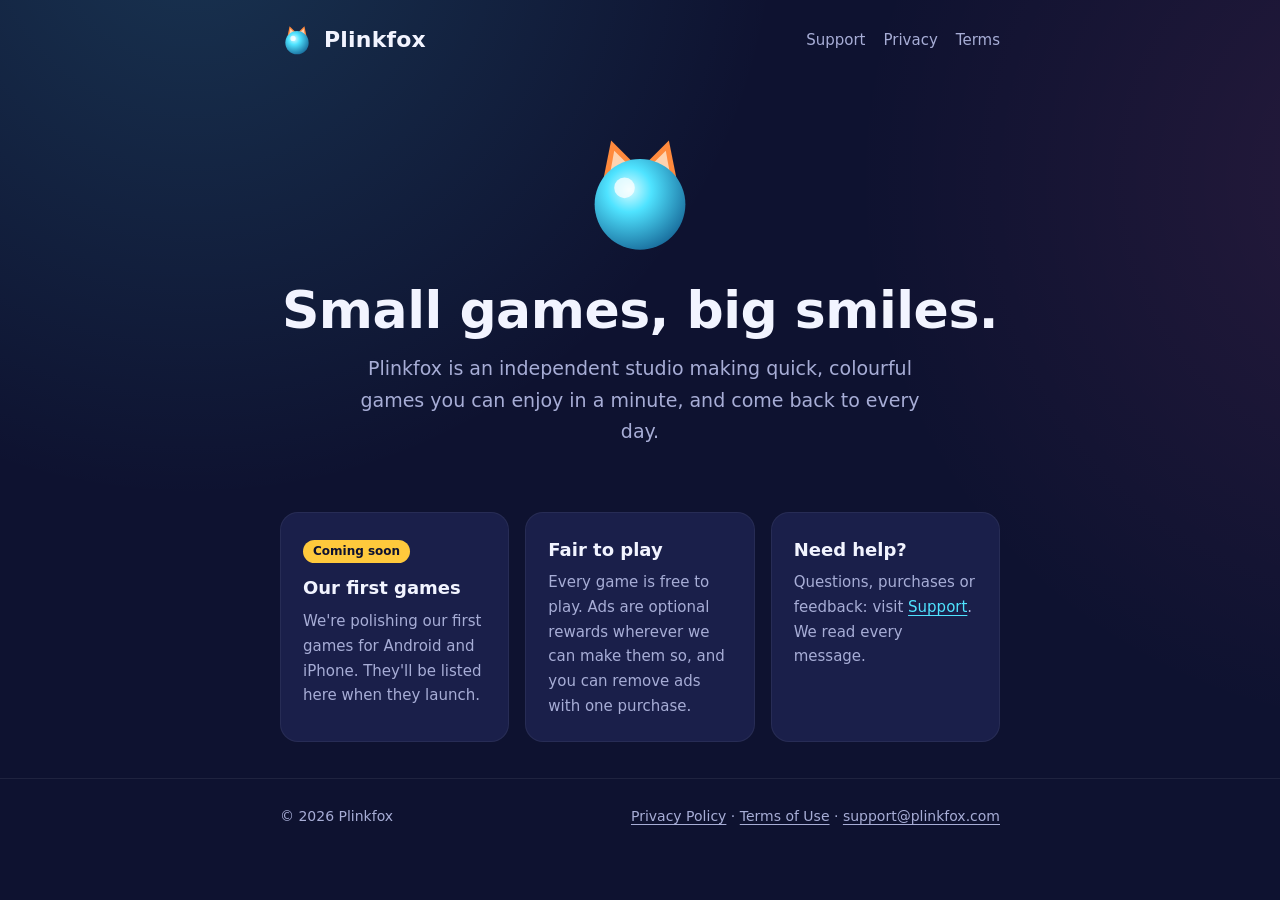
<file: index.html>
<!doctype html>
<html lang="en">
<head>
  <meta charset="utf-8">
  <meta name="viewport" content="width=device-width, initial-scale=1">
  <title>Plinkfox: small games, big smiles</title>
  <meta name="description" content="Plinkfox makes quick, colourful mobile games for Android and iPhone.">
  <link rel="icon" href="/favicon.svg" type="image/svg+xml">
  <link rel="stylesheet" href="/styles.css">
</head>
<body>
  <header class="site-header">
    <div class="wrap">
      <a class="brand" href="/"><img src="/favicon.svg" alt="" width="34" height="34">Plinkfox</a>
      <nav class="nav" aria-label="Main">
        <a href="/support/">Support</a>
        <a href="/privacy/">Privacy</a>
        <a href="/terms/">Terms</a>
      </nav>
    </div>
  </header>

  <main class="wrap">
    <section class="hero">
      <img class="orb" src="/favicon.svg" alt="">
      <h1>Small games, big smiles.</h1>
      <p>Plinkfox is an independent studio making quick, colourful games you can enjoy in a minute,
        and come back to every day.</p>
    </section>

    <section class="cards" aria-label="Games">
      <article class="card">
        <span class="badge">Coming soon</span>
        <h2>Our first games</h2>
        <p>We're polishing our first games for Android and iPhone. They'll be listed here when they launch.</p>
      </article>
      <article class="card">
        <h2>Fair to play</h2>
        <p>Every game is free to play. Ads are optional rewards wherever we can make them so, and you can remove ads with one purchase.</p>
      </article>
      <article class="card">
        <h2>Need help?</h2>
        <p>Questions, purchases or feedback: visit <a href="/support/">Support</a>. We read every message.</p>
      </article>
    </section>
  </main>

  <footer class="site-footer">
    <div class="wrap">
      <span>© 2026 Plinkfox</span>
      <span><a href="/privacy/">Privacy Policy</a> · <a href="/terms/">Terms of Use</a> · <a href="mailto:support@plinkfox.com">support@plinkfox.com</a></span>
    </div>
  </footer>
</body>
</html>
</file>
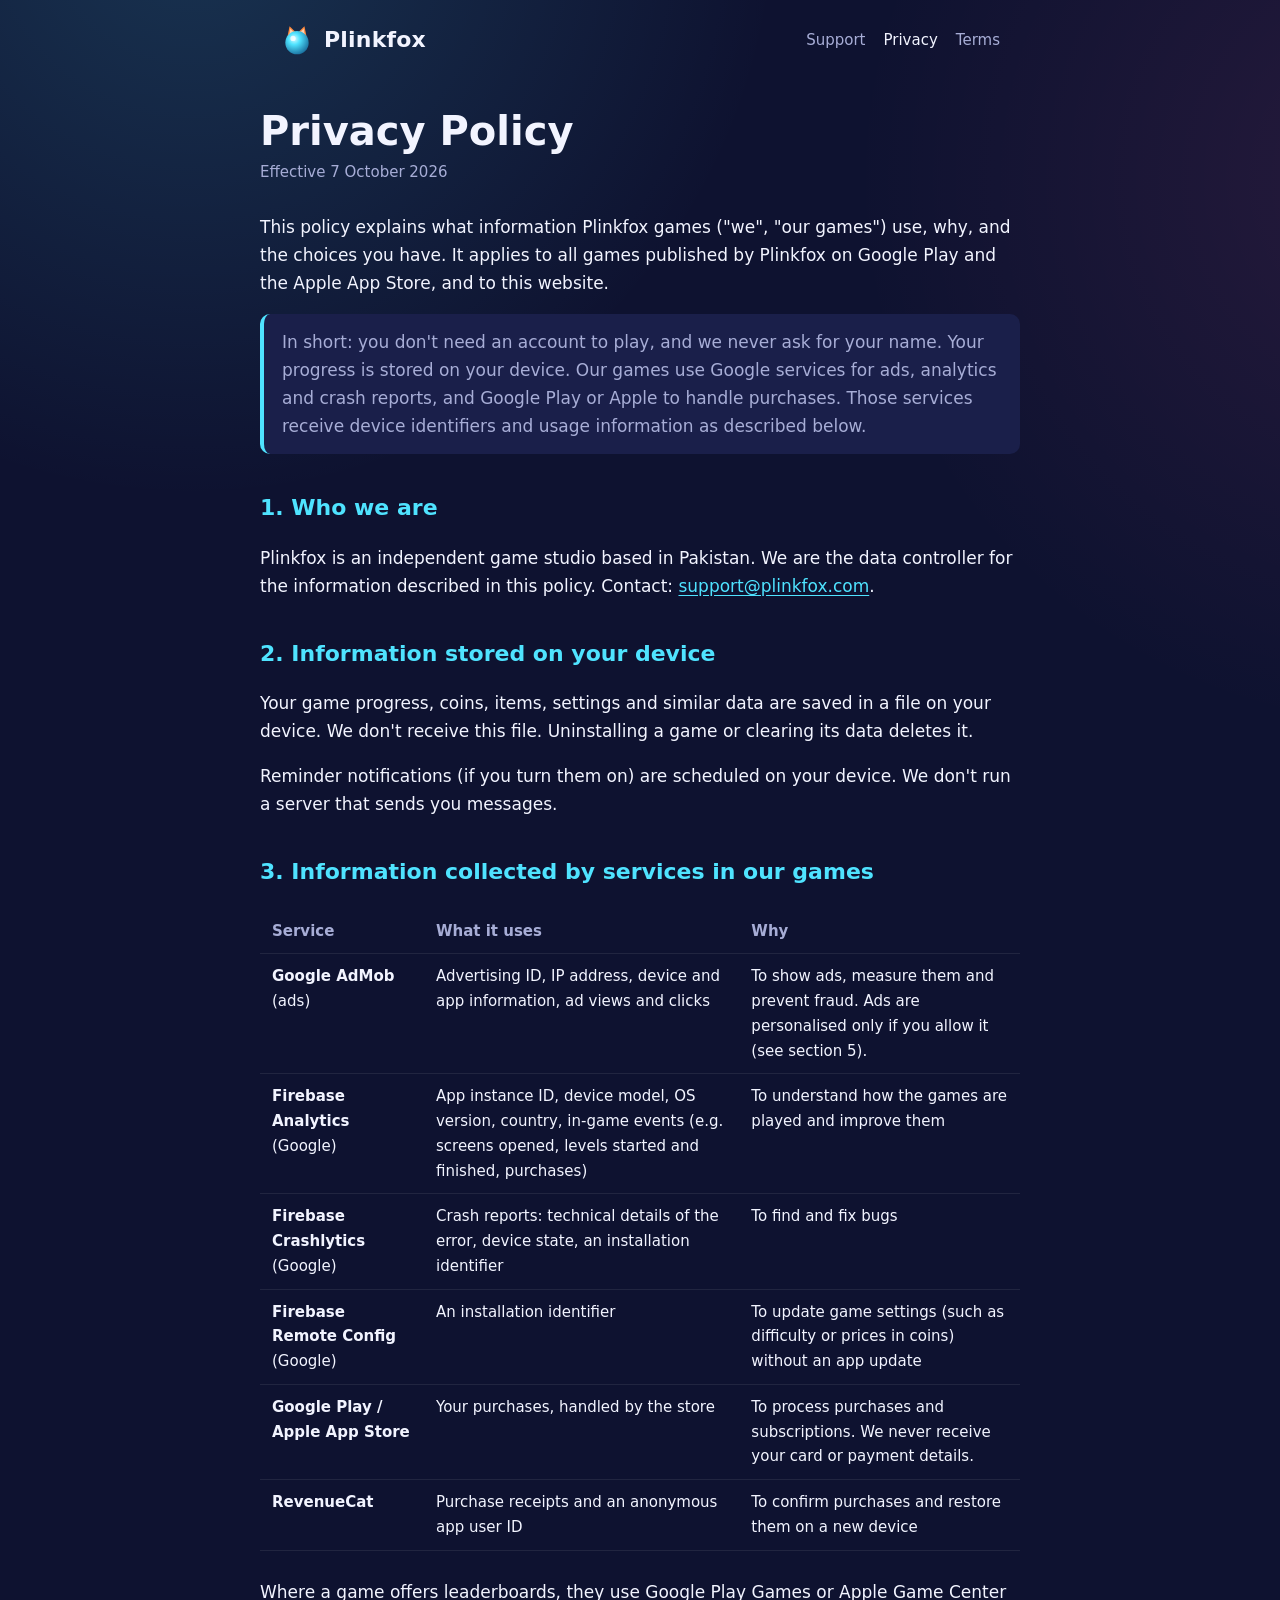
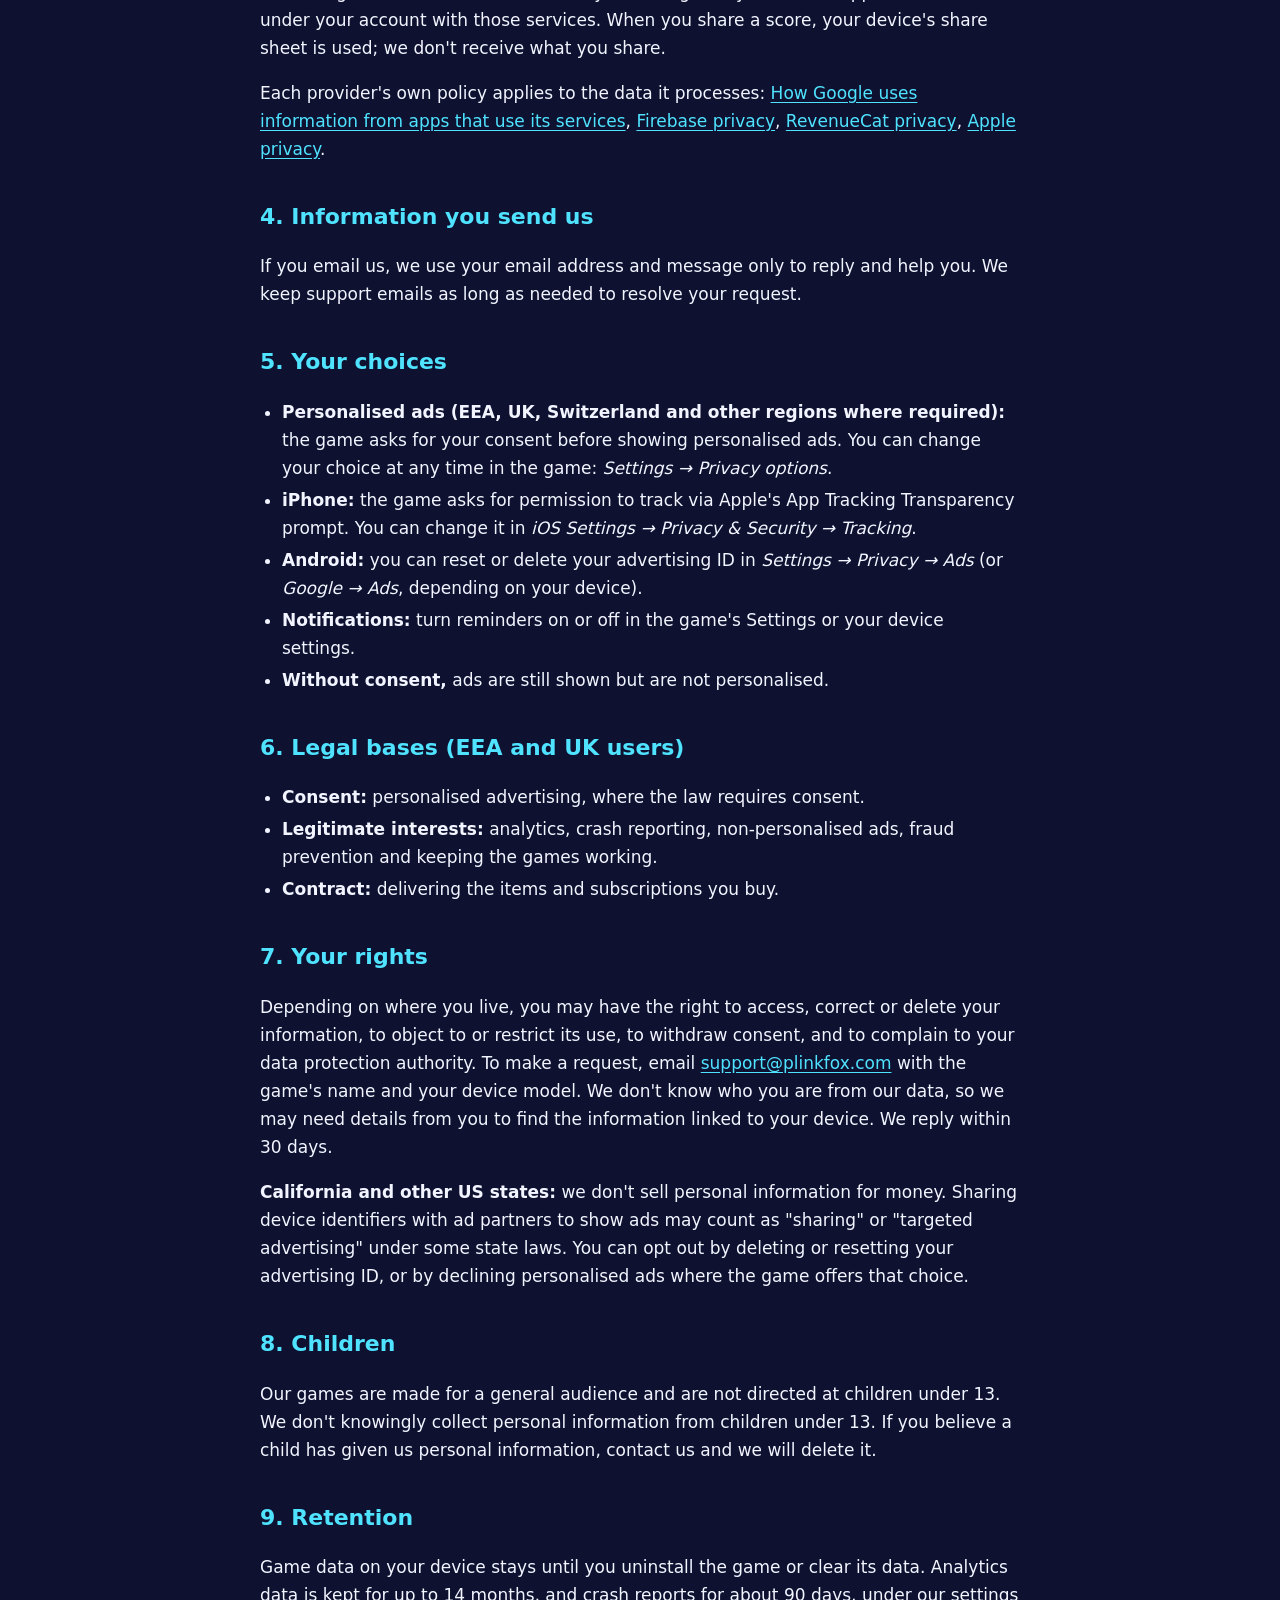
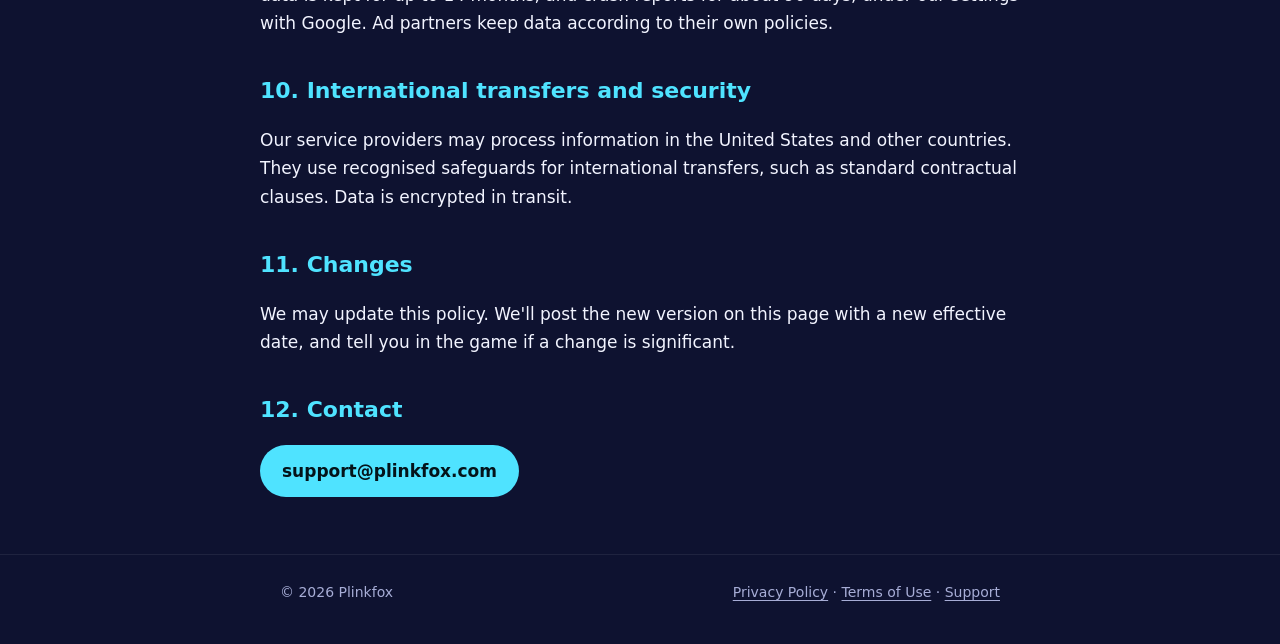
<file: privacy/index.html>
<!doctype html>
<html lang="en">
<head>
  <meta charset="utf-8">
  <meta name="viewport" content="width=device-width, initial-scale=1">
  <title>Privacy Policy · Plinkfox</title>
  <meta name="description" content="How Plinkfox games handle your information.">
  <link rel="icon" href="/favicon.svg" type="image/svg+xml">
  <link rel="stylesheet" href="/styles.css">
</head>
<body>
  <header class="site-header">
    <div class="wrap">
      <a class="brand" href="/"><img src="/favicon.svg" alt="" width="34" height="34">Plinkfox</a>
      <nav class="nav" aria-label="Main">
        <a href="/support/">Support</a>
        <a href="/privacy/" aria-current="page">Privacy</a>
        <a href="/terms/">Terms</a>
      </nav>
    </div>
  </header>

  <main class="wrap doc">
    <h1>Privacy Policy</h1>
    <p class="meta">Effective 7 October 2026</p>

    <p>This policy explains what information Plinkfox games ("we", "our games") use, why, and the choices
      you have. It applies to all games published by Plinkfox on Google Play and the Apple App Store,
      and to this website.</p>

    <p class="note">In short: you don't need an account to play, and we never ask for your name. Your
      progress is stored on your device. Our games use Google services for ads, analytics and crash
      reports, and Google Play or Apple to handle purchases. Those services receive device identifiers
      and usage information as described below.</p>

    <h2>1. Who we are</h2>
    <p>Plinkfox is an independent game studio based in Pakistan. We are the data controller for the
      information described in this policy. Contact: <a href="mailto:support@plinkfox.com">support@plinkfox.com</a>.</p>

    <h2>2. Information stored on your device</h2>
    <p>Your game progress, coins, items, settings and similar data are saved in a file on your device. We
      don't receive this file. Uninstalling a game or clearing its data deletes it.</p>
    <p>Reminder notifications (if you turn them on) are scheduled on your device. We don't run a server
      that sends you messages.</p>

    <h2>3. Information collected by services in our games</h2>
    <div class="table-scroll">
      <table>
        <thead>
          <tr><th>Service</th><th>What it uses</th><th>Why</th></tr>
        </thead>
        <tbody>
          <tr>
            <td><strong>Google AdMob</strong> (ads)</td>
            <td>Advertising ID, IP address, device and app information, ad views and clicks</td>
            <td>To show ads, measure them and prevent fraud. Ads are personalised only if you allow it
              (see section 5).</td>
          </tr>
          <tr>
            <td><strong>Firebase Analytics</strong> (Google)</td>
            <td>App instance ID, device model, OS version, country, in-game events (e.g. screens
              opened, levels started and finished, purchases)</td>
            <td>To understand how the games are played and improve them</td>
          </tr>
          <tr>
            <td><strong>Firebase Crashlytics</strong> (Google)</td>
            <td>Crash reports: technical details of the error, device state, an installation identifier</td>
            <td>To find and fix bugs</td>
          </tr>
          <tr>
            <td><strong>Firebase Remote Config</strong> (Google)</td>
            <td>An installation identifier</td>
            <td>To update game settings (such as difficulty or prices in coins) without an app update</td>
          </tr>
          <tr>
            <td><strong>Google Play / Apple App Store</strong></td>
            <td>Your purchases, handled by the store</td>
            <td>To process purchases and subscriptions. We never receive your card or payment
              details.</td>
          </tr>
          <tr>
            <td><strong>RevenueCat</strong></td>
            <td>Purchase receipts and an anonymous app user ID</td>
            <td>To confirm purchases and restore them on a new device</td>
          </tr>
        </tbody>
      </table>
    </div>
    <p>Where a game offers leaderboards, they use Google Play Games or Apple Game Center under your
      account with those services. When you share a score, your device's share sheet is used; we don't
      receive what you share.</p>
    <p>Each provider's own policy applies to the data it processes:
      <a href="https://policies.google.com/technologies/partner-sites" rel="noopener">How Google uses information from apps that use its services</a>,
      <a href="https://firebase.google.com/support/privacy" rel="noopener">Firebase privacy</a>,
      <a href="https://www.revenuecat.com/privacy" rel="noopener">RevenueCat privacy</a>,
      <a href="https://www.apple.com/legal/privacy/" rel="noopener">Apple privacy</a>.</p>

    <h2>4. Information you send us</h2>
    <p>If you email us, we use your email address and message only to reply and help you. We keep
      support emails as long as needed to resolve your request.</p>

    <h2>5. Your choices</h2>
    <ul>
      <li><strong>Personalised ads (EEA, UK, Switzerland and other regions where required):</strong> the
        game asks for your consent before showing personalised ads. You can change your choice at any
        time in the game: <em>Settings → Privacy options</em>.</li>
      <li><strong>iPhone:</strong> the game asks for permission to track via Apple's App Tracking
        Transparency prompt. You can change it in <em>iOS Settings → Privacy &amp; Security →
        Tracking</em>.</li>
      <li><strong>Android:</strong> you can reset or delete your advertising ID in <em>Settings → Privacy →
        Ads</em> (or <em>Google → Ads</em>, depending on your device).</li>
      <li><strong>Notifications:</strong> turn reminders on or off in the game's Settings or your device
        settings.</li>
      <li><strong>Without consent,</strong> ads are still shown but are not personalised.</li>
    </ul>

    <h2>6. Legal bases (EEA and UK users)</h2>
    <ul>
      <li><strong>Consent:</strong> personalised advertising, where the law requires consent.</li>
      <li><strong>Legitimate interests:</strong> analytics, crash reporting, non-personalised ads, fraud
        prevention and keeping the games working.</li>
      <li><strong>Contract:</strong> delivering the items and subscriptions you buy.</li>
    </ul>

    <h2>7. Your rights</h2>
    <p>Depending on where you live, you may have the right to access, correct or delete your information,
      to object to or restrict its use, to withdraw consent, and to complain to your data protection
      authority. To make a request, email <a href="mailto:support@plinkfox.com">support@plinkfox.com</a>
      with the game's name and your device model. We don't know who you are from our data, so we may
      need details from you to find the information linked to your device. We reply within 30 days.</p>
    <p><strong>California and other US states:</strong> we don't sell personal information for money.
      Sharing device identifiers with ad partners to show ads may count as "sharing" or "targeted
      advertising" under some state laws. You can opt out by deleting or resetting your advertising ID,
      or by declining personalised ads where the game offers that choice.</p>

    <h2>8. Children</h2>
    <p>Our games are made for a general audience and are not directed at children under 13. We don't
      knowingly collect personal information from children under 13. If you believe a child has given
      us personal information, contact us and we will delete it.</p>

    <h2>9. Retention</h2>
    <p>Game data on your device stays until you uninstall the game or clear its data. Analytics data is
      kept for up to 14 months, and crash reports for about 90 days, under our settings with Google.
      Ad partners keep data according to their own policies.</p>

    <h2>10. International transfers and security</h2>
    <p>Our service providers may process information in the United States and other countries. They use
      recognised safeguards for international transfers, such as standard contractual clauses. Data is
      encrypted in transit.</p>

    <h2>11. Changes</h2>
    <p>We may update this policy. We'll post the new version on this page with a new effective date, and
      tell you in the game if a change is significant.</p>

    <h2>12. Contact</h2>
    <p><a class="contact" href="mailto:support@plinkfox.com">support@plinkfox.com</a></p>
  </main>

  <footer class="site-footer">
    <div class="wrap">
      <span>© 2026 Plinkfox</span>
      <span><a href="/privacy/">Privacy Policy</a> · <a href="/terms/">Terms of Use</a> · <a href="/support/">Support</a></span>
    </div>
  </footer>
</body>
</html>
</file>
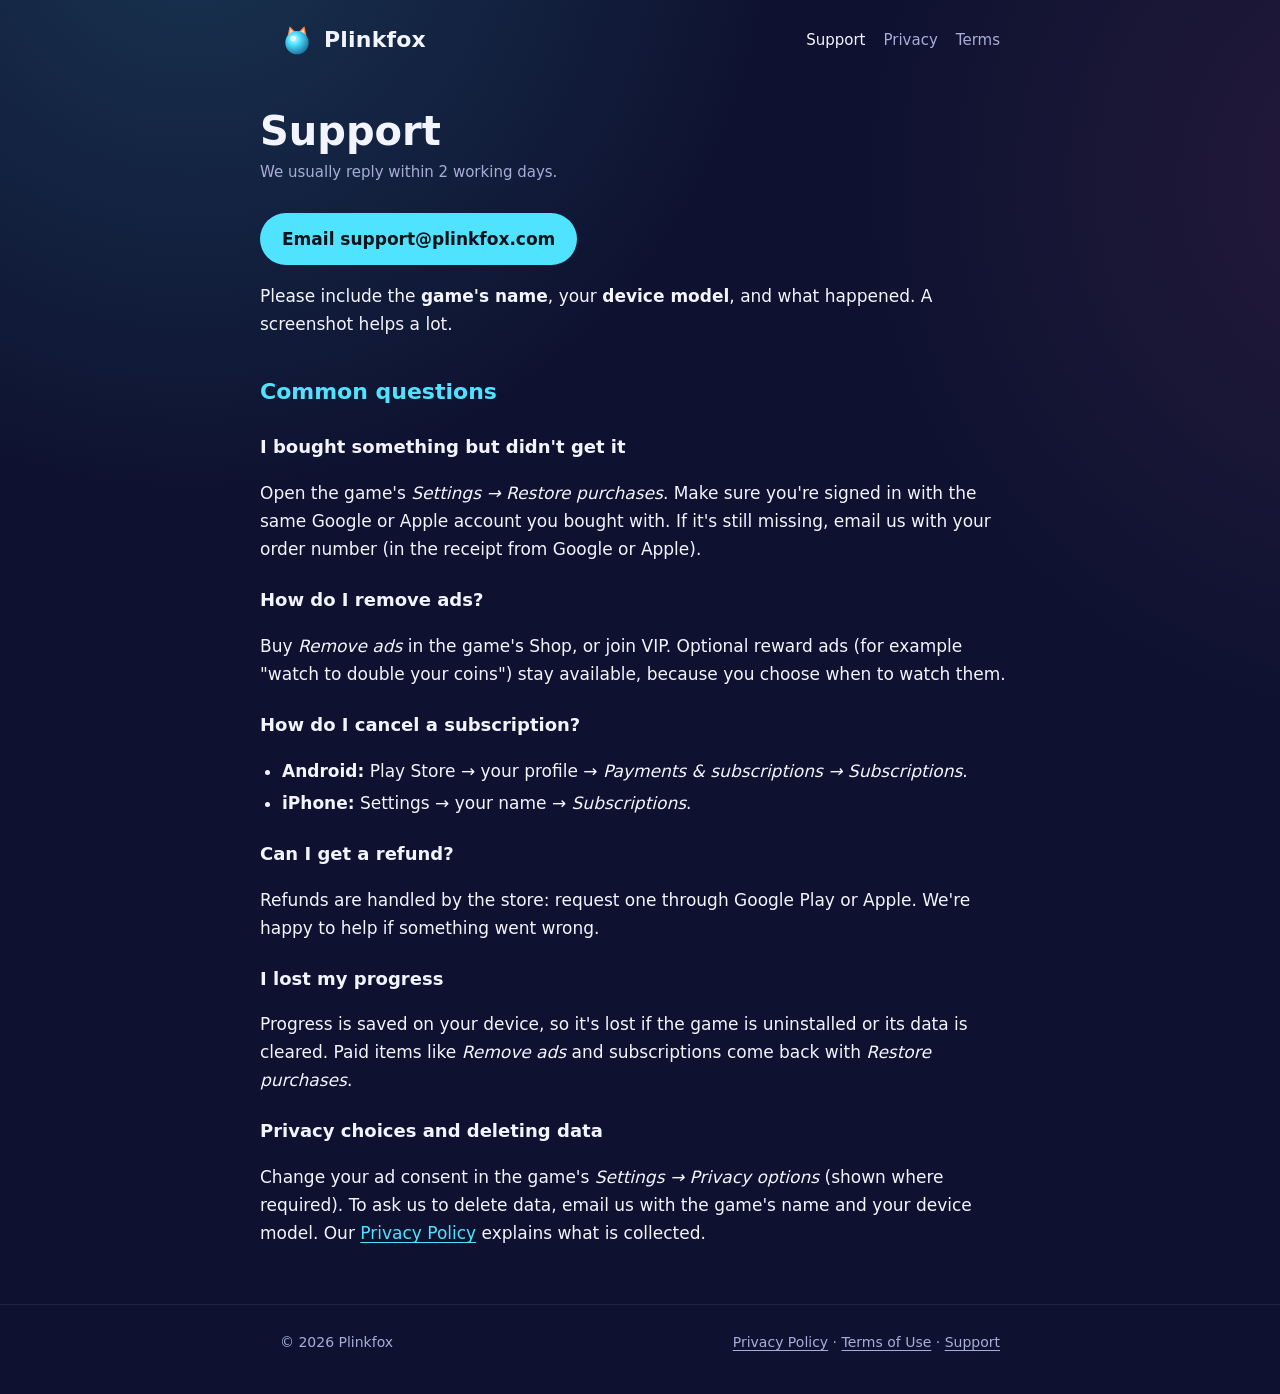
<file: support/index.html>
<!doctype html>
<html lang="en">
<head>
  <meta charset="utf-8">
  <meta name="viewport" content="width=device-width, initial-scale=1">
  <title>Support · Plinkfox</title>
  <meta name="description" content="Help with Plinkfox games: purchases, ads, progress and privacy.">
  <link rel="icon" href="/favicon.svg" type="image/svg+xml">
  <link rel="stylesheet" href="/styles.css">
</head>
<body>
  <header class="site-header">
    <div class="wrap">
      <a class="brand" href="/"><img src="/favicon.svg" alt="" width="34" height="34">Plinkfox</a>
      <nav class="nav" aria-label="Main">
        <a href="/support/" aria-current="page">Support</a>
        <a href="/privacy/">Privacy</a>
        <a href="/terms/">Terms</a>
      </nav>
    </div>
  </header>

  <main class="wrap doc">
    <h1>Support</h1>
    <p class="meta">We usually reply within 2 working days.</p>

    <p><a class="contact" href="mailto:support@plinkfox.com?subject=Help%20with%20a%20Plinkfox%20game">Email support@plinkfox.com</a></p>
    <p>Please include the <strong>game's name</strong>, your <strong>device model</strong>, and what
      happened. A screenshot helps a lot.</p>

    <h2>Common questions</h2>

    <h3>I bought something but didn't get it</h3>
    <p>Open the game's <em>Settings → Restore purchases</em>. Make sure you're signed in with the same
      Google or Apple account you bought with. If it's still missing, email us with your order number
      (in the receipt from Google or Apple).</p>

    <h3>How do I remove ads?</h3>
    <p>Buy <em>Remove ads</em> in the game's Shop, or join VIP. Optional reward ads (for example "watch to
      double your coins") stay available, because you choose when to watch them.</p>

    <h3>How do I cancel a subscription?</h3>
    <ul>
      <li><strong>Android:</strong> Play Store → your profile → <em>Payments &amp; subscriptions →
        Subscriptions</em>.</li>
      <li><strong>iPhone:</strong> Settings → your name → <em>Subscriptions</em>.</li>
    </ul>

    <h3>Can I get a refund?</h3>
    <p>Refunds are handled by the store: request one through Google Play or Apple. We're happy to help if
      something went wrong.</p>

    <h3>I lost my progress</h3>
    <p>Progress is saved on your device, so it's lost if the game is uninstalled or its data is cleared.
      Paid items like <em>Remove ads</em> and subscriptions come back with <em>Restore purchases</em>.</p>

    <h3>Privacy choices and deleting data</h3>
    <p>Change your ad consent in the game's <em>Settings → Privacy options</em> (shown where required).
      To ask us to delete data, email us with the game's name and your device model. Our
      <a href="/privacy/">Privacy Policy</a> explains what is collected.</p>
  </main>

  <footer class="site-footer">
    <div class="wrap">
      <span>© 2026 Plinkfox</span>
      <span><a href="/privacy/">Privacy Policy</a> · <a href="/terms/">Terms of Use</a> · <a href="/support/">Support</a></span>
    </div>
  </footer>
</body>
</html>
</file>
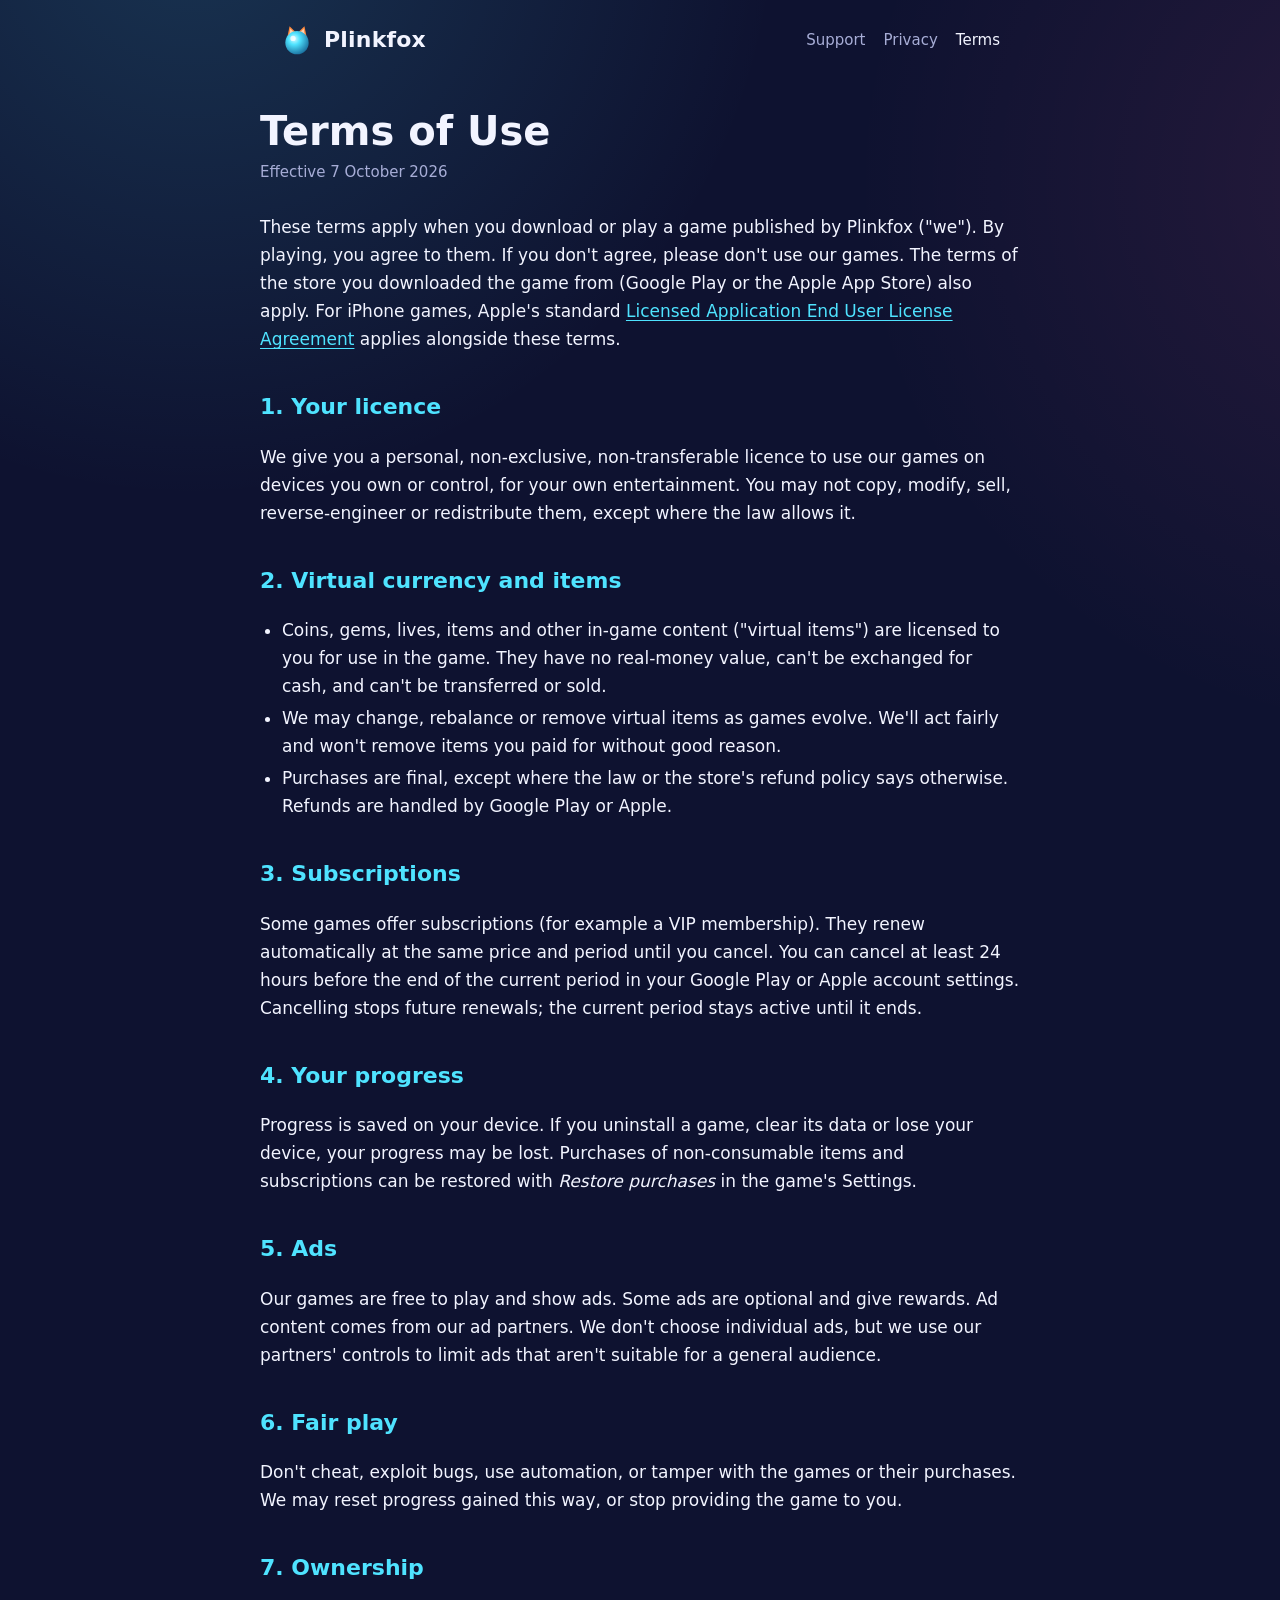
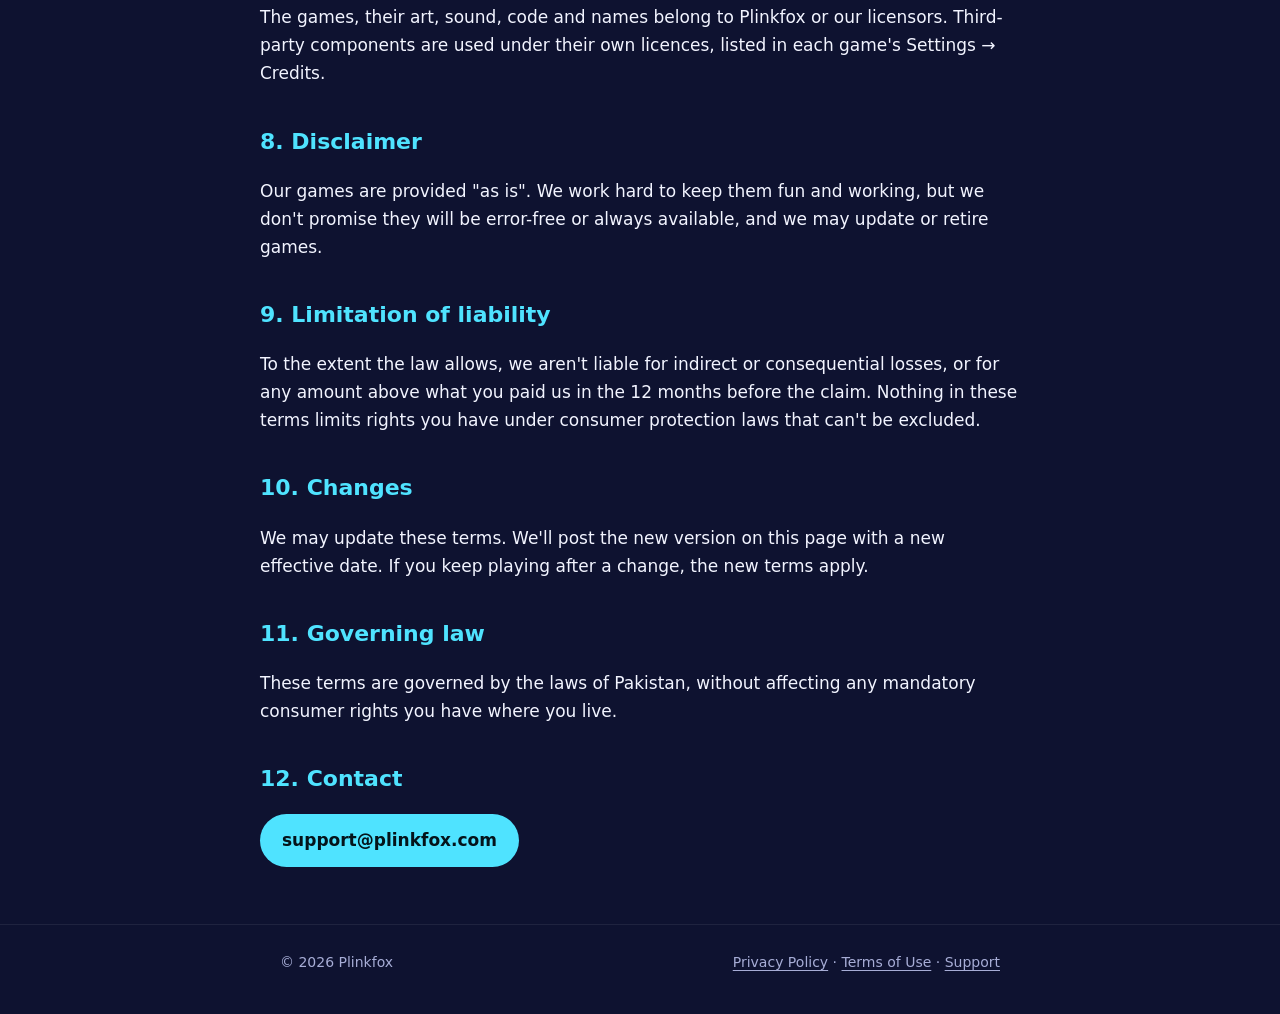
<file: terms/index.html>
<!doctype html>
<html lang="en">
<head>
  <meta charset="utf-8">
  <meta name="viewport" content="width=device-width, initial-scale=1">
  <title>Terms of Use · Plinkfox</title>
  <meta name="description" content="The terms for playing Plinkfox games.">
  <link rel="icon" href="/favicon.svg" type="image/svg+xml">
  <link rel="stylesheet" href="/styles.css">
</head>
<body>
  <header class="site-header">
    <div class="wrap">
      <a class="brand" href="/"><img src="/favicon.svg" alt="" width="34" height="34">Plinkfox</a>
      <nav class="nav" aria-label="Main">
        <a href="/support/">Support</a>
        <a href="/privacy/">Privacy</a>
        <a href="/terms/" aria-current="page">Terms</a>
      </nav>
    </div>
  </header>

  <main class="wrap doc">
    <h1>Terms of Use</h1>
    <p class="meta">Effective 7 October 2026</p>

    <p>These terms apply when you download or play a game published by Plinkfox ("we"). By playing, you
      agree to them. If you don't agree, please don't use our games. The terms of the store you
      downloaded the game from (Google Play or the Apple App Store) also apply. For iPhone games, Apple's
      standard <a href="https://www.apple.com/legal/internet-services/itunes/dev/stdeula/" rel="noopener">Licensed
      Application End User License Agreement</a> applies alongside these terms.</p>

    <h2>1. Your licence</h2>
    <p>We give you a personal, non-exclusive, non-transferable licence to use our games on devices you own
      or control, for your own entertainment. You may not copy, modify, sell, reverse-engineer or
      redistribute them, except where the law allows it.</p>

    <h2>2. Virtual currency and items</h2>
    <ul>
      <li>Coins, gems, lives, items and other in-game content ("virtual items") are licensed to you for
        use in the game. They have no real-money value, can't be exchanged for cash, and can't be
        transferred or sold.</li>
      <li>We may change, rebalance or remove virtual items as games evolve. We'll act fairly and won't
        remove items you paid for without good reason.</li>
      <li>Purchases are final, except where the law or the store's refund policy says otherwise. Refunds
        are handled by Google Play or Apple.</li>
    </ul>

    <h2>3. Subscriptions</h2>
    <p>Some games offer subscriptions (for example a VIP membership). They renew automatically at the
      same price and period until you cancel. You can cancel at least 24 hours before the end of the
      current period in your Google Play or Apple account settings. Cancelling stops future renewals;
      the current period stays active until it ends.</p>

    <h2>4. Your progress</h2>
    <p>Progress is saved on your device. If you uninstall a game, clear its data or lose your device, your
      progress may be lost. Purchases of non-consumable items and subscriptions can be restored with
      <em>Restore purchases</em> in the game's Settings.</p>

    <h2>5. Ads</h2>
    <p>Our games are free to play and show ads. Some ads are optional and give rewards. Ad content comes
      from our ad partners. We don't choose individual ads, but we use our partners' controls to limit
      ads that aren't suitable for a general audience.</p>

    <h2>6. Fair play</h2>
    <p>Don't cheat, exploit bugs, use automation, or tamper with the games or their purchases. We may
      reset progress gained this way, or stop providing the game to you.</p>

    <h2>7. Ownership</h2>
    <p>The games, their art, sound, code and names belong to Plinkfox or our licensors. Third-party
      components are used under their own licences, listed in each game's Settings → Credits.</p>

    <h2>8. Disclaimer</h2>
    <p>Our games are provided "as is". We work hard to keep them fun and working, but we don't promise
      they will be error-free or always available, and we may update or retire games.</p>

    <h2>9. Limitation of liability</h2>
    <p>To the extent the law allows, we aren't liable for indirect or consequential losses, or for any
      amount above what you paid us in the 12 months before the claim. Nothing in these terms limits
      rights you have under consumer protection laws that can't be excluded.</p>

    <h2>10. Changes</h2>
    <p>We may update these terms. We'll post the new version on this page with a new effective date. If
      you keep playing after a change, the new terms apply.</p>

    <h2>11. Governing law</h2>
    <p>These terms are governed by the laws of Pakistan, without affecting any mandatory consumer rights
      you have where you live.</p>

    <h2>12. Contact</h2>
    <p><a class="contact" href="mailto:support@plinkfox.com">support@plinkfox.com</a></p>
  </main>

  <footer class="site-footer">
    <div class="wrap">
      <span>© 2026 Plinkfox</span>
      <span><a href="/privacy/">Privacy Policy</a> · <a href="/terms/">Terms of Use</a> · <a href="/support/">Support</a></span>
    </div>
  </footer>
</body>
</html>
</file>
<file: styles.css>
/* Plinkfox — one stylesheet for every page. No external fonts, scripts or trackers. */
:root {
  --bg: #0e1230;
  --surface: #1a1f4a;
  --raised: #262c63;
  --text: #f2f4ff;
  --muted: #a7add6;
  --primary: #4fe3ff;
  --accent: #ff5fa2;
  --gold: #ffc93c;
  --radius: 18px;
  --max: 760px;
  color-scheme: dark;
}

* { box-sizing: border-box; }

html { -webkit-text-size-adjust: 100%; }

body {
  margin: 0;
  background: var(--bg);
  color: var(--text);
  font: 17px/1.65 system-ui, -apple-system, "Segoe UI", Roboto, "Noto Sans", Arial, sans-serif;
  background-image:
    radial-gradient(circle at 15% -10%, rgba(79, 227, 255, 0.16), transparent 40%),
    radial-gradient(circle at 110% 20%, rgba(255, 95, 162, 0.10), transparent 35%);
  background-attachment: fixed;
}

a { color: var(--primary); text-underline-offset: 3px; }
a:hover { color: #9cefff; }

.wrap { max-width: var(--max); margin: 0 auto; padding: 0 20px; }

/* Header */
.site-header { padding: 22px 0; }
.site-header .wrap { display: flex; align-items: center; justify-content: space-between; gap: 16px; flex-wrap: wrap; }
.brand { display: inline-flex; align-items: center; gap: 10px; color: var(--text); text-decoration: none; font-weight: 800; font-size: 22px; letter-spacing: 0.2px; }
.brand:hover { color: var(--text); }
.brand svg { width: 34px; height: 34px; flex: none; }
.nav { display: flex; gap: 18px; font-size: 15px; }
.nav a { color: var(--muted); text-decoration: none; }
.nav a:hover, .nav a[aria-current="page"] { color: var(--text); }

/* Home */
.hero { padding: 48px 0 28px; text-align: center; }
.hero .orb { width: 132px; height: 132px; margin: 0 auto 22px; display: block; }
.hero h1 { font-size: clamp(34px, 7vw, 52px); line-height: 1.1; margin: 0 0 14px; letter-spacing: -0.5px; }
.hero p { color: var(--muted); font-size: 19px; margin: 0 auto; max-width: 560px; }

.cards { display: grid; grid-template-columns: repeat(auto-fit, minmax(210px, 1fr)); gap: 16px; margin: 36px 0; }
.card { background: var(--surface); border-radius: var(--radius); padding: 22px; border: 1px solid rgba(255, 255, 255, 0.06); }
.card h2 { font-size: 18px; margin: 0 0 6px; }
.card p { margin: 0; color: var(--muted); font-size: 15px; }
.badge { display: inline-block; font-size: 12px; font-weight: 700; color: var(--bg); background: var(--gold); border-radius: 999px; padding: 2px 10px; margin-bottom: 10px; }

/* Documents */
.doc { padding: 12px 0 40px; }
.doc h1 { font-size: clamp(30px, 6vw, 40px); line-height: 1.15; margin: 16px 0 6px; }
.doc .meta { color: var(--muted); margin: 0 0 28px; font-size: 15px; }
.doc h2 { font-size: 22px; margin: 36px 0 8px; color: var(--primary); }
.doc h3 { font-size: 18px; margin: 22px 0 6px; }
.doc ul { padding-left: 22px; }
.doc li { margin: 4px 0; }
.doc .note { background: var(--surface); border-left: 4px solid var(--primary); border-radius: 10px; padding: 14px 18px; color: var(--muted); }
.doc table { width: 100%; border-collapse: collapse; font-size: 15px; margin: 10px 0; }
.doc th, .doc td { text-align: left; vertical-align: top; padding: 10px 12px; border-bottom: 1px solid rgba(255, 255, 255, 0.08); }
.doc th { color: var(--muted); font-weight: 600; }
.table-scroll { overflow-x: auto; }

.contact { display: inline-block; background: var(--primary); color: #04131a; font-weight: 700; text-decoration: none; padding: 12px 22px; border-radius: 999px; }
.contact:hover { color: #04131a; filter: brightness(1.08); }

/* Footer */
.site-footer { border-top: 1px solid rgba(255, 255, 255, 0.07); padding: 26px 0 40px; color: var(--muted); font-size: 14px; }
.site-footer .wrap { display: flex; justify-content: space-between; gap: 12px; flex-wrap: wrap; }
.site-footer a { color: var(--muted); }

@media (max-width: 520px) {
  body { font-size: 16px; }
  .nav { gap: 14px; }
}
</file>
